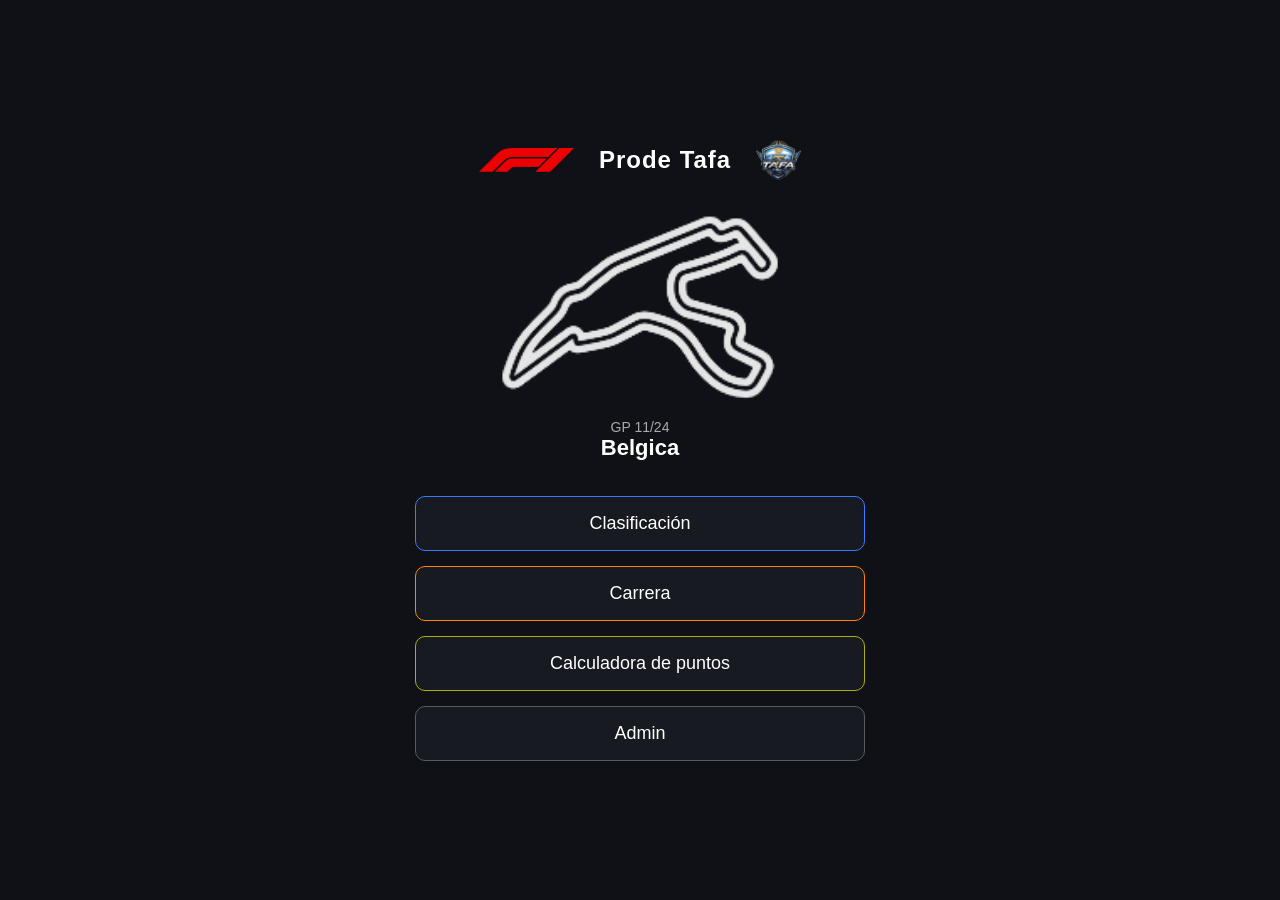
<file: index.html>
<!DOCTYPE html>
<html lang="es">
<head>

<meta charset="UTF-8">
<title>Prode Tafa</title>
<meta name="viewport" content="width=device-width, initial-scale=1.0">

<link rel="stylesheet" href="index.css">

</head>

<body>

<div class="contenedor">

<header class="header">

<div class="logo">
<img src="image/f1.png" class="f1">
</div>

<h1>Prode Tafa</h1>

<div class="logo">
<img src="image/prode-tafa.png">
</div>

</header>


<div class="circuito">

<img src="image/circuitos/belgica.png" class="circuito-img">
<p>GP 11/24</p>
<h2>Belgica</h2>

<p></p>

</div>


<div class="menu">

<a href="qualy.html" class="boton clasificacion">
Clasificación
</a>

<a href="carrera.html" class="boton carrera">
Carrera
</a>

<a href="calculadora.html" class="boton calculadora">
Calculadora de puntos
</a>

<a href="admin.html" class="boton admin">
Admin
</a>

</div>

</div>

</body>
</html>
</file>
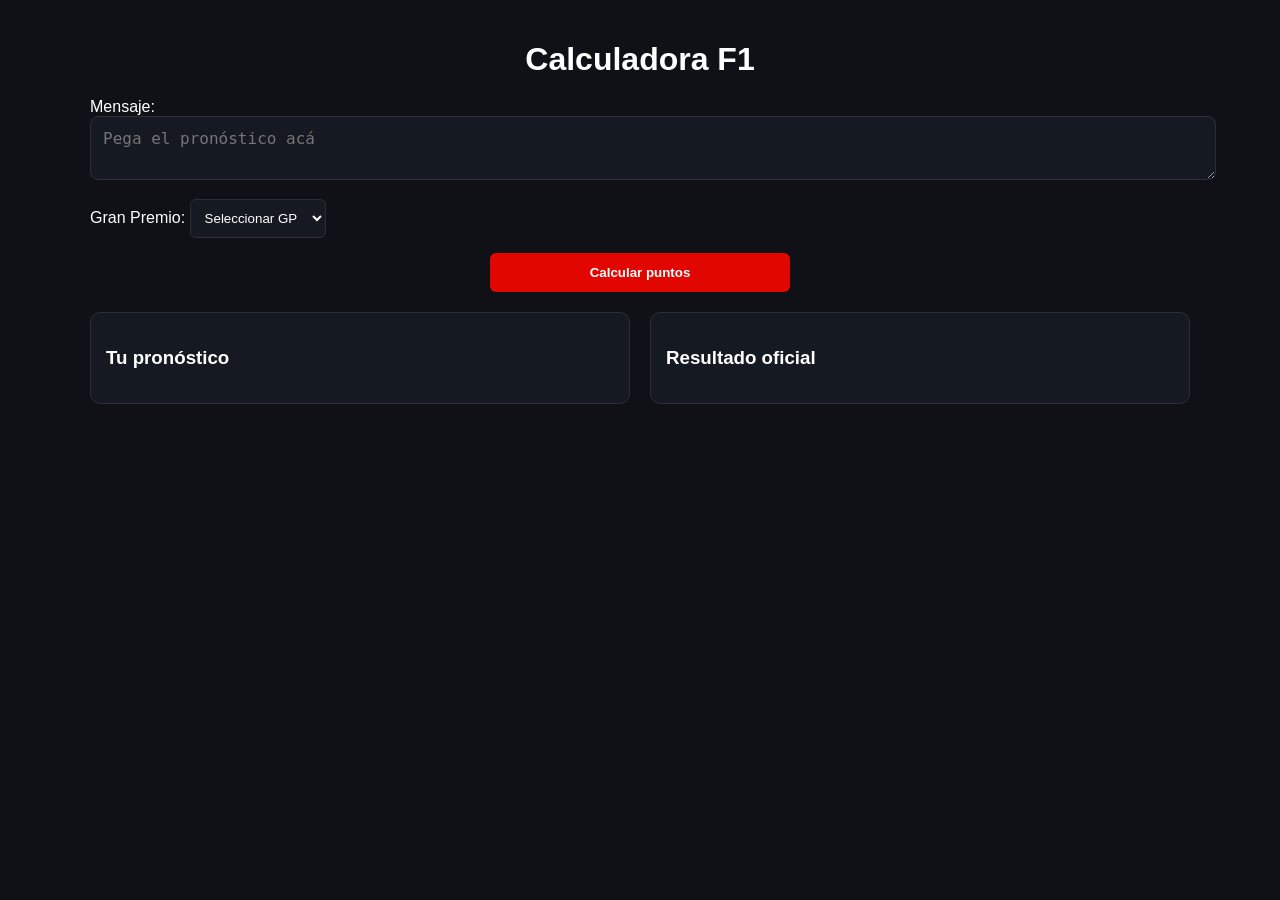
<file: calculadora.html>
<!DOCTYPE html>
<html lang="es">

<head>
<meta charset="UTF-8">
<meta name="viewport" content="width=device-width, initial-scale=1.0">
<title>Calculadora F1</title>

<link rel="stylesheet" href="calculadora.css">
</head>

<body>

<div class="container">

<h1>Calculadora F1</h1>

<label>Mensaje:</label>
<textarea id="mensaje" placeholder="Pega el pronóstico acá"></textarea>

<div class="selectores">

<div>
<label>Gran Premio:</label>
<select id="gp">
<option value="">Seleccionar GP</option>
<option value="australia">Australia</option>
<option value="china">China</option>
<option disabled value="japon">Japón</option>
<option disabled value="bahrein">Bahrein</option>
<option disabled value="arabia">Arabia Saudita</option>
<option disabled value="miami">Miami</option>
<option disabled value="canada">Canadá</option>
<option disabled value="monaco">Mónaco</option>
<option disabled value="espana">España</option>
<option disabled value="austria">Austria</option>
<option disabled value="uk">Reino Unido</option>
<option disabled value="belgica">Bélgica</option>
<option disabled value="hungria">Hungría</option>
<option disabled value="paisesbajos">Países Bajos</option>
<option disabled value="italia">Italia</option>
<option disabled value="madrid">Madrid</option>
<option disabled value="azerbaiyan">Azerbaiyán</option>
<option disabled value="singapur">Singapur</option>
<option disabled value="usa">Estados Unidos</option>
<option disabled value="mexico">México</option>
<option disabled value="brasil">Brasil</option>
<option disabled value="lasvegas">Las Vegas</option>
<option disabled value="qatar">Qatar</option>
<option disabled value="abudabi">Abu Dabi</option>
</select>
</div>

<div id="sprintContainer">
<label>Tipo:</label>
<select id="sprint">
<option value="normal">Normal</option>
<option value="sprint">Sprint</option>
</select>
</div>

</div>

<button id="calcular">Calcular puntos</button>

<div class="resultados">

<div class="tabla-usuario">
<h3>Tu pronóstico</h3>
<div id="tablaUsuario" class="tabla-scroll"></div>
</div>

<div class="tabla-real">
<h3>Resultado oficial</h3>
<div id="tablaReal" class="tabla-scroll"></div>
</div>

</div>

<div class="puntos-container" id="puntosContainer">
<h2 id="puntosTotales"></h2>
<div id="totalAciertos"></div>
</div>

</div>

<script src="calculadora.js"></script>

</body>
</html>
</file>
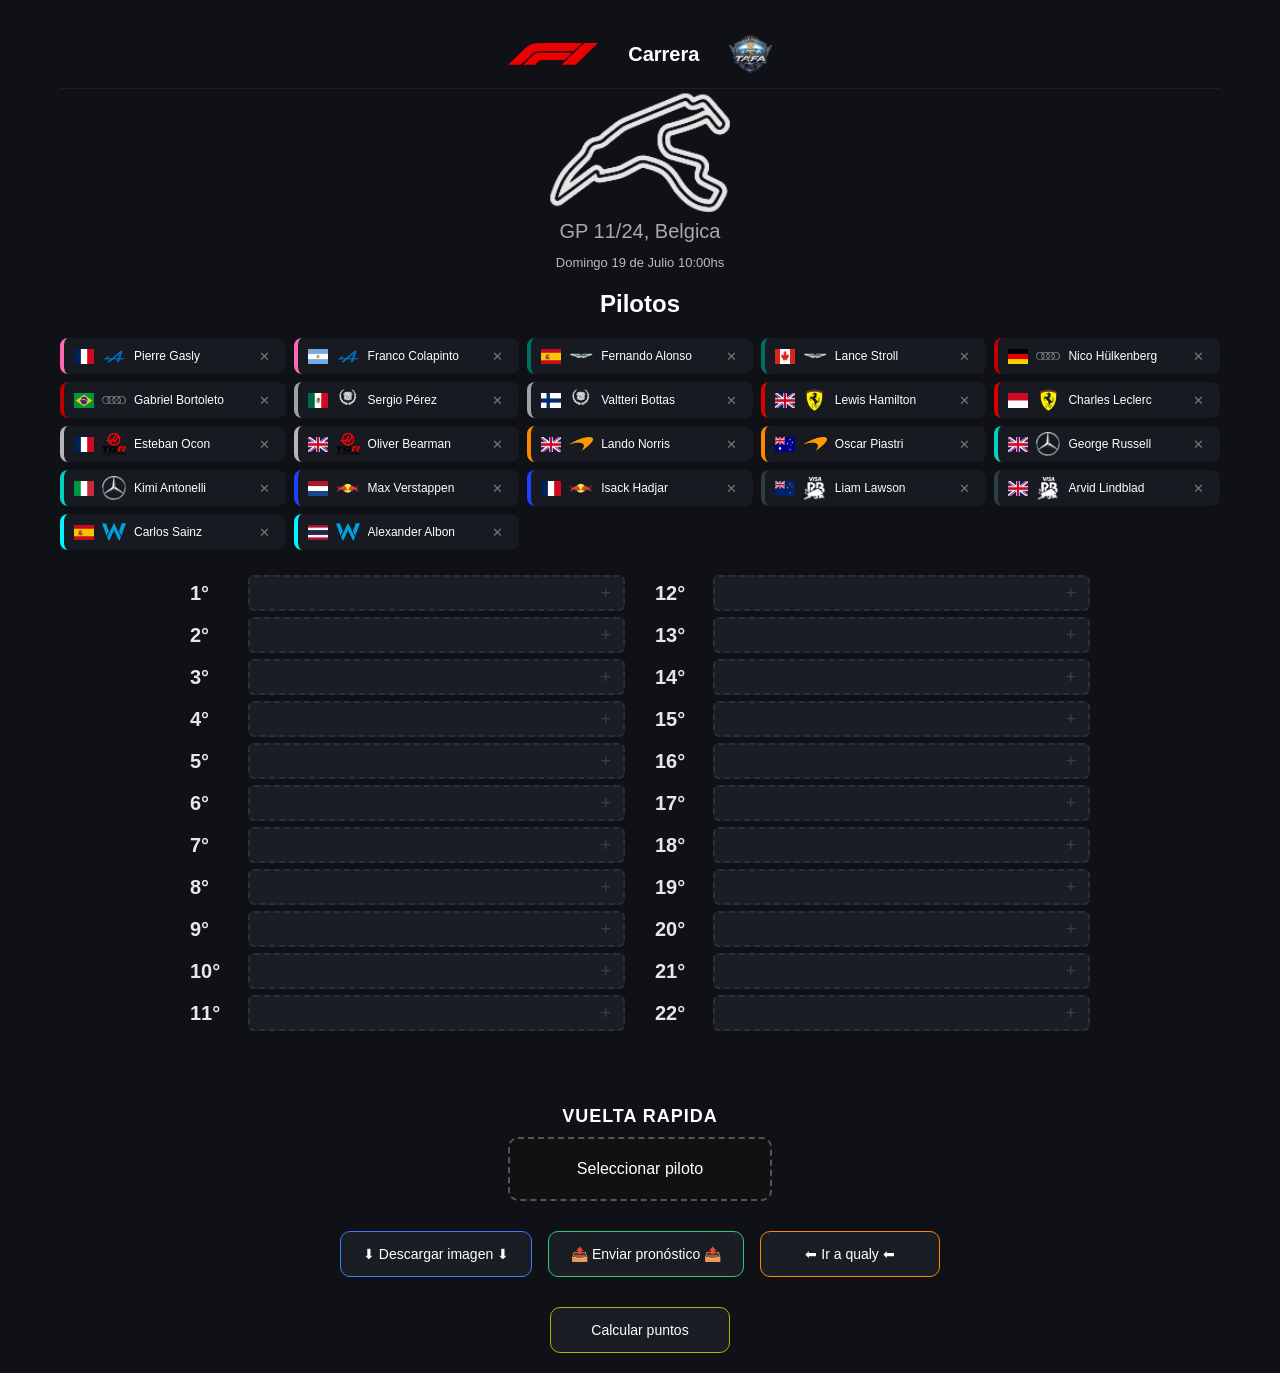
<file: carrera.html>
<!DOCTYPE html>
<html lang="es">
<head>

<meta charset="UTF-8">
<title>Prode Tafa - Carrera</title>
<meta name="viewport" content="width=device-width, initial-scale=1.0">

<link rel="stylesheet" href="carrera.css">

<script src="https://html2canvas.hertzen.com/dist/html2canvas.min.js"></script>

</head>

<body>

<div id="captura">

<header class="header">

<div class="logo">
<img src="image/f1.png" class="f1">
</div>

<h1>Carrera</h1>

<div class="logo">
<img src="image/prode-tafa.png">
</div>

</header>

<div class="circuito-info">

<img class="circuito-img">

<span id="circuito-nombre"></span>

<div class="fila-horario">
<span id="horarioS"></span>
</div>
<div class="fila-horario">
<span id="horario"></span>
</div>

</div>

<h2 class="titulo-pilotos">Pilotos</h2>

<div id="listaPilotos" class="grid-pilotos"></div>

<div class="contenedor-carrera">

<div id="columna1" class="columna-carrera"></div>

<div id="columna2" class="columna-carrera"></div>

</div>



</div>
<div class="vuelta-rapida-box">

<div class="titulo-vr">
VUELTA RAPIDA
</div>

<div id="selectorVR" class="casillero-vr">

<div id="vrContenido">
Seleccionar piloto
</div>

</div>

</div>

<div class="botones-acciones">

<button id="descargar">⬇ Descargar imagen ⬇</button>

<button id="enviar">📤 Enviar pronóstico 📤</button>

<a href="qualy.html">
<button id="qualy">⬅ Ir a qualy ⬅</button>
</a>

</div>

<div class="botones-acciones">
<button id="calculadora">Calcular puntos</button>
</div>

<div id="modalVR" class="modal">

<div class="modal-contenido">

<h3>Vuelta Rápida</h3>

<div id="listaVR"></div>

<button id="cerrarModal">Cancelar</button>

</div>

</div>

<div id="modalPilotos" class="modal">

<div class="modal-contenido">

<h3>Elegir piloto</h3>

<div id="listaModalPilotos"></div>

<button id="cerrarModal2">Cancelar</button>

</div>

</div>

<script src="carrera.js"></script>

<div id="modalCalculadora" class="modal">

<div class="modal-contenido modal-confirmacion">

<h3>¿Ir a la calculadora?</h3>

<p>Los cambios actuales no se guardarán.</p>

<div class="modal-botones">

<button id="cancelarCalculadora">Cancelar</button>

<button id="confirmarCalculadora">Si</button>

</div>

</div>

</div>

</body>
</html>
</file>
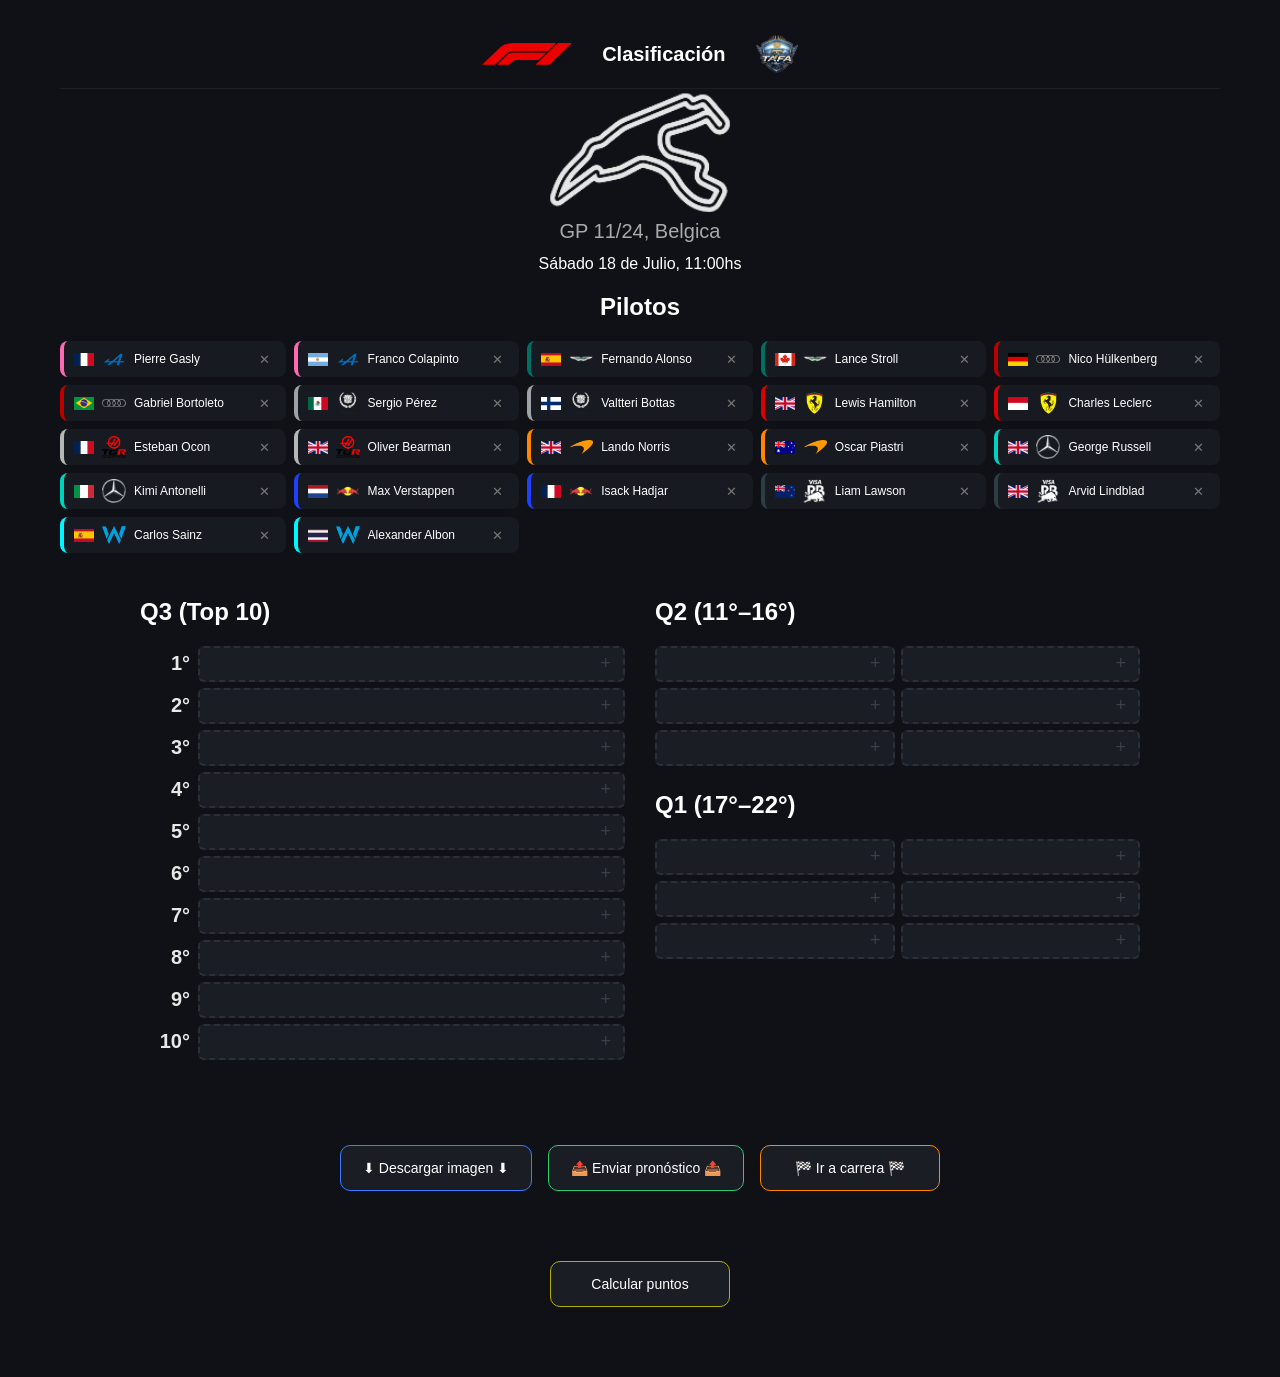
<file: qualy.html>
<!DOCTYPE html>
<html lang="es">
<head>

<meta charset="UTF-8">
<title>Prode Tafa - Qualy</title>
<meta name="viewport" content="width=device-width, initial-scale=1.0">

<link rel="stylesheet" href="qualy.css">

<script src="https://html2canvas.hertzen.com/dist/html2canvas.min.js"></script>

</head>

<body>

<div id="captura">

<header class="header">

<div class="logo">
<img src="image/f1.png" class="f1">
</div>

<h1>Clasificación</h1>


<div class="logo">
<img src="image/prode-tafa.png">
</div>


</header>

<div class="circuito-info">
<img class="circuito-img">
<div class="fila-circuito">

<span id="circuito-nombre"></span>

</div>

<div class="fila-horario">
<span id="horarioS"></span>
</div>
<div class="fila-horario">
<span id="horario"></span>
</div>

</div>

<h2 class="titulo-pilotos">Pilotos</h2>

<div id="listaPilotos" class="grid-pilotos"></div>

<div class="contenedor">

<div class="columna">

<h2>Q3 (Top 10)</h2>
<div id="q3" class="zona-grid q3-grid"></div>

</div>

<div class="columna">

<h2>Q2 (11°–16°)</h2>
<div id="q2" class="zona-grid"></div>

<h2 style="margin-top:25px;">Q1 (17°–22°)</h2>
<div id="q1" class="zona-grid"></div>

</div>

</div>

</div>

<div class="botones-acciones">

<button id="descargar">⬇ Descargar imagen ⬇</button>

<button id="enviar">📤 Enviar pronóstico 📤</button>

<a href="carrera.html">
<button id="carrera">🏁 Ir a carrera 🏁</button>
</a>

</div>

<div class="botones-acciones">
<button id="calculadora">Calcular puntos</button>
</div>

<div id="modalPilotos" class="modal">

<div class="modal-contenido">

<h3>Elegir piloto</h3>

<div id="listaModalPilotos"></div>

<button id="cerrarModal">Cancelar</button>

</div>

</div>

<div id="modalCalculadora" class="modal">

<div class="modal-contenido modal-confirmacion">

<h3>¿Ir a la calculadora?</h3>

<p>Los cambios actuales no se guardarán.</p>

<div class="modal-botones">

<button id="cancelarCalculadora">Cancelar</button>

<button id="confirmarCalculadora">Si</button>

</div>

</div>

</div>

<script src="qualy.js"></script>

</body>
</html>
</file>
<file: index.css>
body{
margin:0;
font-family:'Segoe UI',sans-serif;
background:#0f1116;
color:white;
display:flex;
justify-content:center;
align-items:center;
min-height:100vh;
}

.contenedor{
width:100%;
max-width:500px;
padding:25px;
box-sizing:border-box;
text-align:center;
}

/* HEADER */

.header{
display:flex;
align-items:center;
justify-content:center;
gap:25px;
margin-bottom:30px;
}

.logo{
height:40px;
display:flex;
align-items:center;
}

.logo img{
height:100%;
}

.logo .f1{
height:60%;
}

h1{
margin:0;
font-size:24px;
letter-spacing:1px;
}

/* CIRCUITO */

.circuito{
margin-bottom:35px;
}

.circuito-img{
height:12rem;
object-fit:contain;
margin-bottom:10px;
opacity:.9;
}

.circuito h2{
margin:0;
font-size:22px;
}

.circuito p{
margin:3px 0 0 0;
color:#aaa;
font-size:14px;
}

/* BOTONES */

.menu{
display:flex;
flex-direction:column;
gap:15px;
}

.boton{
text-decoration:none;
padding:16px;
border-radius:10px;
font-size:18px;
font-weight:500;
transition:.2s;
border:1px solid #2a2f3a;
background:#171a21;
color:white;
}

.boton:hover{
background:#1f232c;
}

.clasificacion{
border-color:#3a7cff;
}

.carrera{
border-color:#ff8700;
}

/* MOBILE */

@media(max-width:500px){

.contenedor{
padding:20px;
}

h1{
font-size:20px;
}

.circuito-img{
height:12rem;
}

}

.calculadora{
border-color:#b1ae09;
}

.calculadora:hover{
background:#5f770a;
}

.admin{
border-color:#5c5c5c;
}

.admin:hover{
background:#000000;
}
</file>
<file: calculadora.css>
body{

font-family: "Segoe UI", sans-serif;

background:#0f1116;

color:white;

margin:0;

padding:20px;

}

.container{

max-width:1100px;

margin:auto;

}

h1{

text-align:center;

margin-bottom:20px;

}

textarea{

width:100%;

padding:12px;

font-size:16px;

border-radius:8px;

border:1px solid #2a2f3a;

background:#151922;

color:white;

resize:vertical;

}

.selectores{

display:flex;

gap:10px;

margin:15px 0;

flex-wrap:wrap;

}

select{

padding:10px;

border-radius:6px;

border:1px solid #2a2f3a;

background:#151922;

color:white;

}

button{

padding:12px 25px;

border-radius:6px;

border:none;

background:#e10600;

color:white;

font-weight:bold;

cursor:pointer;

margin-bottom:20px;

display:block;

width:100%;

max-width:300px;

margin-left:auto;

margin-right:auto;

}

.resultados{

display:flex;

gap:20px;

flex-wrap:wrap;

}

.tabla-usuario,
.tabla-real{

flex:1;

min-width:280px;

background:#151922;

padding:15px;

border-radius:10px;

border:1px solid #2a2f3a;

}

.tabla-scroll{
max-height:none;
overflow:visible;
}

.tabla-scroll div{

padding:4px 6px;

border-bottom:1px solid #2a2f3a;

border-radius:4px;

}

.tabla-scroll div.acertado{

background:#0f5e0f;

}

.tabla-scroll div.fallado{

background:#5e0f0f;

}

.vr-container{

display:none;

margin-top:20px;

background:#151922;

padding:15px;

border-radius:10px;

border:1px solid #2a2f3a;

}

.vr-tabla{

display:flex;

justify-content:space-between;

}

.puntos-container{

display:none;

text-align:center;

margin-top:20px;

padding:15px;

border-radius:10px;

border:1px solid #2a2f3a;

background:#151922;

}

#sprintContainer{

display:none;

}

@media(max-width:768px){

.resultados{

flex-direction:column;

}

}

.compañero{
background:#ffe066;
color:#333;
}

.pts{
float:right;
font-size:13px;
opacity:0.8;
font-weight:normal;
}

.tiempo{
float:right;
opacity:.7;
font-size:13px;
}
</file>
<file: carrera.css>
body{
margin:0;
font-family:'Segoe UI',sans-serif;
background:#0f1116;
color:white;
overflow-x:hidden;
}

/* AREA CAPTURA */

#captura{
width:100%;
max-width:1200px;
margin:auto;
padding:20px;
box-sizing:border-box;
}

/* HEADER */

.header{
display:flex;
justify-content:center;
align-items:center;
gap:30px;
padding:15px;
border-bottom:1px solid #1c1f26;
flex-wrap:wrap;
}

.logo{
height:38px;
display:flex;
align-items:center;
justify-content:center;
}

.logo img{
height:100%;
object-fit:contain;
}

.logo .f1{
height:60%;
}

h1{
margin:0;
font-size:20px;
}

.titulo-pilotos{
text-align:center;
margin-top:20px;
}

/* CIRCUITO */

.circuito-info{
display:flex;
flex-direction:column;
align-items:center;
gap:6px;
}

.circuito-img{
height:125px;
object-fit:contain;
opacity:0.9;
margin:0;
}

#circuito-nombre{
text-align:center;
font-size:20px;
letter-spacing:.01px;
color:#aaa;
}

/* HORARIO */

.fila-horario{
display:flex;
align-items:center;
gap:8px;
font-size:13px;
color:#bbb;
}

/* PILOTOS */

.grid-pilotos{
width:100%;
margin:20px auto;
display:grid;
grid-template-columns:repeat(auto-fit,minmax(210px,1fr));
gap:8px;
}

/* PILOTO */

.piloto{
background:#171a21;
border-radius:8px;
padding:0 10px;
font-size:12px;
cursor:grab;
display:flex;
justify-content:space-between;
align-items:center;
transition:.2s;
border-left:4px solid transparent;
height:36px;
box-sizing:border-box;
min-width:0;
}

.piloto-info{
display:flex;
align-items:center;
gap:8px;
flex:1;
min-width:0;
}

.piloto:hover{
background:#1c2028;
}

.piloto.seleccionado{
outline:2px solid #e10600;
background:#202632;
}

/* BANDERA */

.bandera-box{

width:20px;
height:15px;

display:flex;
align-items:center;
justify-content:center;

}

.bandera-box img{

width: 100%;
height: 100%;
}

/* EQUIPO */

.equipo-box{
width:24px;
height:24px;
flex-shrink:0;
display:flex;
align-items:center;
justify-content:center;
}

.equipo-box img{
max-width:100%;
max-height:100%;
object-fit:contain;
pointer-events:none;
}

.nombre-piloto{
white-space:nowrap;
overflow:hidden;
text-overflow:ellipsis;
}

.borrar{
background:none;
border:none;
color:#777;
cursor:pointer;
font-size:13px;
}

.borrar:hover{
color:#e10600;
}

/* CONTENEDOR CARRERA */

.contenedor-carrera{
max-width:900px;
margin:25px auto;
display:grid;
grid-template-columns:1fr 1fr;
gap:30px;
}

.columna-carrera{
display:flex;
flex-direction:column;
gap:6px;
}

/* FILA POSICION */

.fila-posicion{
display:grid;
grid-template-columns:50px 1fr;
align-items:center;
gap:8px;
}

.numero-posicion{
font-size:20px;
font-weight:bold;
text-align:right;
opacity:0.9;
text-align: start;
}

/* CASILLERO */

.casillero{
border:2px dashed #2a2f3a;
border-radius:6px;
height:36px;
display:flex;
align-items:center;
background:#1a1d24;
width:100%;
box-sizing:border-box;
}

.casillero.vacio::after{
content:"+";
font-size:18px;
color:#3a3f4a;
margin-left:auto;
margin-right:12px;
}

.casillero.activo{
border-color:#e10600;
background:#1f232d;
}

.casillero .piloto{
width:100%;
height:100%;
}

/* BOTONES */

.botones-acciones{
display:flex;
justify-content:center;
gap:16px;
margin:30px 0 20px 0;
flex-wrap:wrap;
}

.botones-acciones button{
background:#1a1d24;
border:1px solid #2a2f3a;
color:white;
padding:14px 22px;
border-radius:10px;
font-size:14px;
cursor:pointer;
transition:0.2s;
font-weight:500;
min-width:180px;
}

.botones-acciones button:hover{
background:#232834;
}

#calculadora{
border-color:#b1ae09;
}

#calculadora:hover{
background:#5f770a;
}

#descargar{
border-color:#3a7cff;
}

#descargar:hover{
background:#1b2d5a;
}

#enviar{
border-color:#2ecc71;
}

#enviar:hover{
background:#1f3a2a;
}

#qualy{
border-color:#ff8700;
}

#qualy:hover{
background:#3b2a18;
}

/* MODAL */

.modal{
position:fixed;
inset:0;
background:rgba(0,0,0,.7);
display:none;
align-items:center;
justify-content:center;
z-index:1000;
}

.modal.activo{
display:flex;
}

.modal-contenido{
background:#151922;
border:1px solid #2a2f3a;
border-radius:12px;
padding:22px;
width:92%;
max-width:460px;

max-height:85vh;   /* NUEVO */

box-shadow:0 10px 40px rgba(0,0,0,.5);

display:flex;      /* NUEVO */
flex-direction:column;  /* NUEVO */
}

.modal-contenido h3{
margin-top:0;
margin-bottom:15px;
text-align:center;
}

#listaModalPilotos{
display:flex;
flex-direction:column;
gap:6px;

overflow-y:auto;   /* NUEVO */
max-height:60vh;   /* NUEVO */
padding-right:4px;
}

.modal-piloto{
background:#1c2028;
border-radius:6px;
padding:8px 10px;
display:flex;
align-items:center;
gap:10px;
cursor:pointer;
transition:.2s;
}

.modal-piloto:hover{
background:#242a34;
}

.modal-piloto img:first-child{
width:20px;
height:14px;
object-fit:cover;
}

.modal-piloto img:nth-child(2){
width:24px;
height:20px;
object-fit:contain;
}

#cerrarModal{
margin-top:15px;
width:100%;
background:#1a1d24;
border:1px solid #2a2f3a;
color:white;
padding:10px;
border-radius:6px;
cursor:pointer;
}
#cerrarModal2{
margin-top:15px;
width:100%;
background:#1a1d24;
border:1px solid #2a2f3a;
color:white;
padding:10px;
border-radius:6px;
cursor:pointer;
}

#listaVR{
display:flex;
flex-direction:column;
gap:6px;

overflow-y:auto;
max-height:60vh;
padding-right:4px;
}

#listaModalPilotos::-webkit-scrollbar,
#listaVR::-webkit-scrollbar{
width:6px;
}

#listaModalPilotos::-webkit-scrollbar-thumb,
#listaVR::-webkit-scrollbar-thumb{
background:#e10600;
border-radius:4px;
}

/* MOBILE */

@media(max-width:700px){

#captura{
padding:15px;
}

.header{
gap:10px;
}

.logo{
height:26px;
}

h1{
font-size:16px;
}

.grid-pilotos{
grid-template-columns:1fr 1fr;
gap:6px;
}

.contenedor-carrera{
grid-template-columns:1fr;
gap:20px;
}

.piloto{
font-size:11px;
height:32px;
}

.numero-posicion{
font-size:16px;
text-align: start;
}

.botones-acciones{
flex-direction:column;
align-items:center;
gap:12px;
}

.botones-acciones button{
width:92%;
max-width:340px;
font-size:15px;
padding:15px;
}

}

.vuelta-rapida-box{

margin-top:30px;
display:flex;
flex-direction:column;
align-items:center;
gap:10px;

}

.titulo-vr{

font-weight:bold;
letter-spacing:1px;
font-size:18px;

}

.casillero-vr{

border:2px dashed #555;
border-radius:10px;
width:260px;
height:60px;

display:flex;
align-items:center;
justify-content:center;

cursor:pointer;

background:#111;

}

.casillero-vr:hover{

border-color:#999;

}

#vrContenido{

display:flex;
align-items:center;
gap:10px;

}

.modal-confirmacion{
text-align:center;
}

.modal-confirmacion p{
opacity:.8;
margin-bottom:18px;
}

.modal-botones{
display:flex;
gap:10px;
}

.modal-botones button{
flex:1;
padding:10px;
border-radius:6px;
border:1px solid #2a2f3a;
background:#1c2028;
color:white;
cursor:pointer;
}

.modal-botones button:hover{
background:#242a34;
}
</file>
<file: qualy.css>
body{
margin:0;
font-family:'Segoe UI',sans-serif;
background:#0f1116;
color:white;
overflow-x:hidden;
}

/* AREA CAPTURA */

#captura{
width:100%;
max-width:1200px;
margin:auto;
padding:20px;
box-sizing:border-box;
}

/* HEADER */

.header{
display:flex;
justify-content:center;
align-items:center;
gap:30px;
padding:15px;
border-bottom:1px solid #1c1f26;
flex-wrap:wrap;
}

.logo{
height:38px;
display:flex;
align-items:center;
justify-content:center;
}

.logo img{
height:100%;
object-fit:contain;
}

.logo .f1{
height:60%;
}

h1{
margin:0;
font-size:20px;
}

.titulo-pilotos{
text-align:center;
margin-top:20px;
}

/* PILOTOS */

.grid-pilotos{
width:100%;
margin:20px auto;
display:grid;
grid-template-columns:repeat(auto-fit,minmax(210px,1fr));
gap:8px;
}

/* PILOTO */

.piloto{
background:#171a21;
border-radius:8px;
padding:0 10px;
font-size:12px;
cursor:grab;
display:flex;
justify-content:space-between;
align-items:center;
transition:.2s;
border-left:4px solid transparent;
height:36px;
box-sizing:border-box;
min-width:0;
}

.piloto-info{
display:flex;
align-items:center;
gap:8px;
flex:1;
min-width:0;
}

.piloto:hover{
background:#1c2028;
}

.piloto.seleccionado{
outline:2px solid #e10600;
background:#202632;
}

/* BANDERA */

.bandera-box{
width:20px;
height:13px;
flex-shrink:0;
display:flex;
align-items:center;
justify-content:center;
}

.bandera-box img{
width:100%;
height:100%;
object-fit:cover;
pointer-events:none;
}

/* EQUIPO */

.equipo-box{
width:24px;
height:24px;
flex-shrink:0;
display:flex;
align-items:center;
justify-content:center;
}

.equipo-box img{
max-width:100%;
max-height:100%;
object-fit:contain;
pointer-events:none;
}

.nombre-piloto{
white-space:nowrap;
overflow:hidden;
text-overflow:ellipsis;
}

.borrar{
background:none;
border:none;
color:#777;
cursor:pointer;
font-size:13px;
}

.borrar:hover{
color:#e10600;
}

/* ZONAS */

.contenedor{
max-width:1000px;
margin:25px auto;
display:flex;
gap:30px;
flex-wrap:wrap;
}

.columna{
flex:1;
min-width:0;
}

.zona-grid{
display:grid;
grid-template-columns:repeat(2,1fr);
gap:6px;
}

/* Q3 */

.q3-grid{
grid-template-columns:1fr;
}

.fila-q3{
display:grid;
grid-template-columns:50px 1fr;
align-items:center;
gap:8px;
}

.numero-posicion{
font-size:20px;
font-weight:bold;
text-align:right;
opacity:0.9;
}

/* CASILLERO */

.casillero{
border:2px dashed #2a2f3a;
border-radius:6px;
height:36px;
display:flex;
align-items:center;
background:#1a1d24;
width:100%;
box-sizing:border-box;
}

.casillero.vacio::after{
content:"+";
font-size:18px;
color:#3a3f4a;
margin-left:auto;
margin-right:12px;
}

.casillero.activo{
border-color:#e10600;
background:#1f232d;
}

.casillero .piloto{
width:100%;
height:100%;
}

/* BOTONES */

.botones-acciones{
display:flex;
justify-content:center;
gap:16px;
margin:40px 0 70px 0;
flex-wrap:wrap;
}

.botones-acciones button{
background:#1a1d24;
border:1px solid #2a2f3a;
color:white;
padding:14px 22px;
border-radius:10px;
font-size:14px;
cursor:pointer;
transition:0.2s;
font-weight:500;
min-width:180px;
}

.botones-acciones button:hover{
background:#232834;
}

#calculadora{
border-color:#b1ae09;
}

#calculadora:hover{
background:#5f770a;
}

#descargar{
border-color:#3a7cff;
}

#descargar:hover{
background:#1b2d5a;
}

#enviar{
border-color:#2ecc71;
}

#enviar:hover{
background:#1f3a2a;
}

#carrera{
border-color:#ff8700;
}

#carrera:hover{
background:#3b2a18;
}

/* MOBILE */

@media(max-width:700px){

#captura{
padding:15px;
}

.header{
gap:10px;
}

.logo{
height:26px;
}

h1{
font-size:16px;
}

.grid-pilotos{
grid-template-columns:1fr 1fr;
gap:6px;
}

.contenedor{
flex-direction:column;
gap:20px;
}

.columna{
width:100%;
}

.piloto{
font-size:11px;
height:32px;
}

.numero-posicion{
font-size:16px;
}

.zona-grid{
grid-template-columns:1fr;
}

.q3-grid{
grid-template-columns:1fr;
}

.botones-acciones{
flex-direction:column;
align-items:center;
gap:12px;
}

.botones-acciones button{
width:92%;
max-width:340px;
font-size:15px;
padding:15px;
}

}

/* MODAL PILOTOS */

.modal{
position:fixed;
inset:0;
background:rgba(0,0,0,.7);
display:none;
align-items:center;
justify-content:center;
z-index:1000;
}

.modal.activo{
display:flex;
}

.modal-contenido{
background:#151922;
border:1px solid #2a2f3a;
border-radius:12px;
padding:22px;
width:92%;
max-width:460px;
box-shadow:0 10px 40px rgba(0,0,0,.5);

max-height:90vh;
display:flex;
flex-direction:column;
}

.modal-contenido h3{
margin-top:0;
margin-bottom:15px;
text-align:center;
}

#listaModalPilotos{
display:flex;
flex-direction:column;
gap:6px;

overflow-y:auto;
max-height:60vh;
padding-right:4px;
}

#listaModalPilotos::-webkit-scrollbar{width:6px;
}
#listaModalPilotos::-webkit-scrollbar-thumb{background:#e10600;
border-radius:4px;
}

/* PILOTO MODAL */

.modal-piloto{
background:#1c2028;
border-radius:6px;
padding:8px 10px;
display:flex;
align-items:center;
gap:10px;
cursor:pointer;
transition:.2s;
}

.modal-piloto:hover{
background:#242a34;
}

/* BANDERA MODAL */

.modal-piloto img:first-child{
width:20px;
height:14px;
object-fit:cover;
}

/* LOGO EQUIPO MODAL */

.modal-piloto img:nth-child(2){
width:24px;
height:20px;
object-fit:contain;
}

#cerrarModal{
margin-top:15px;
width:100%;
background:#1a1d24;
border:1px solid #2a2f3a;
color:white;
padding:10px;
border-radius:6px;
cursor:pointer;
}


.circuito-info{
display:flex;
flex-direction:column;
align-items:center;
gap:6px;
}

.circuito-img{
height:125px;
object-fit:contain;
opacity:0.9;
margin: 0;
}

#circuito-nombre{
    text-align: center;
font-size:20px;
letter-spacing:.01px;
color:#aaa;


/* fila horario */

.fila-horario{
display:flex;
align-items:center;
gap:8px;
font-size:13px;
color:#bbb;
}

.bandera-horario{
width:18px;
height:12px;
object-fit:cover;
border-radius:2px;
}}

.modal-confirmacion{
text-align:center;
}

.modal-confirmacion p{
opacity:.8;
margin-bottom:18px;
}

.modal-botones{
display:flex;
gap:10px;
}

.modal-botones button{
flex:1;
padding:10px;
border-radius:6px;
border:1px solid #2a2f3a;
background:#1c2028;
color:white;
cursor:pointer;
}

.modal-botones button:hover{
background:#242a34;
}
</file>
